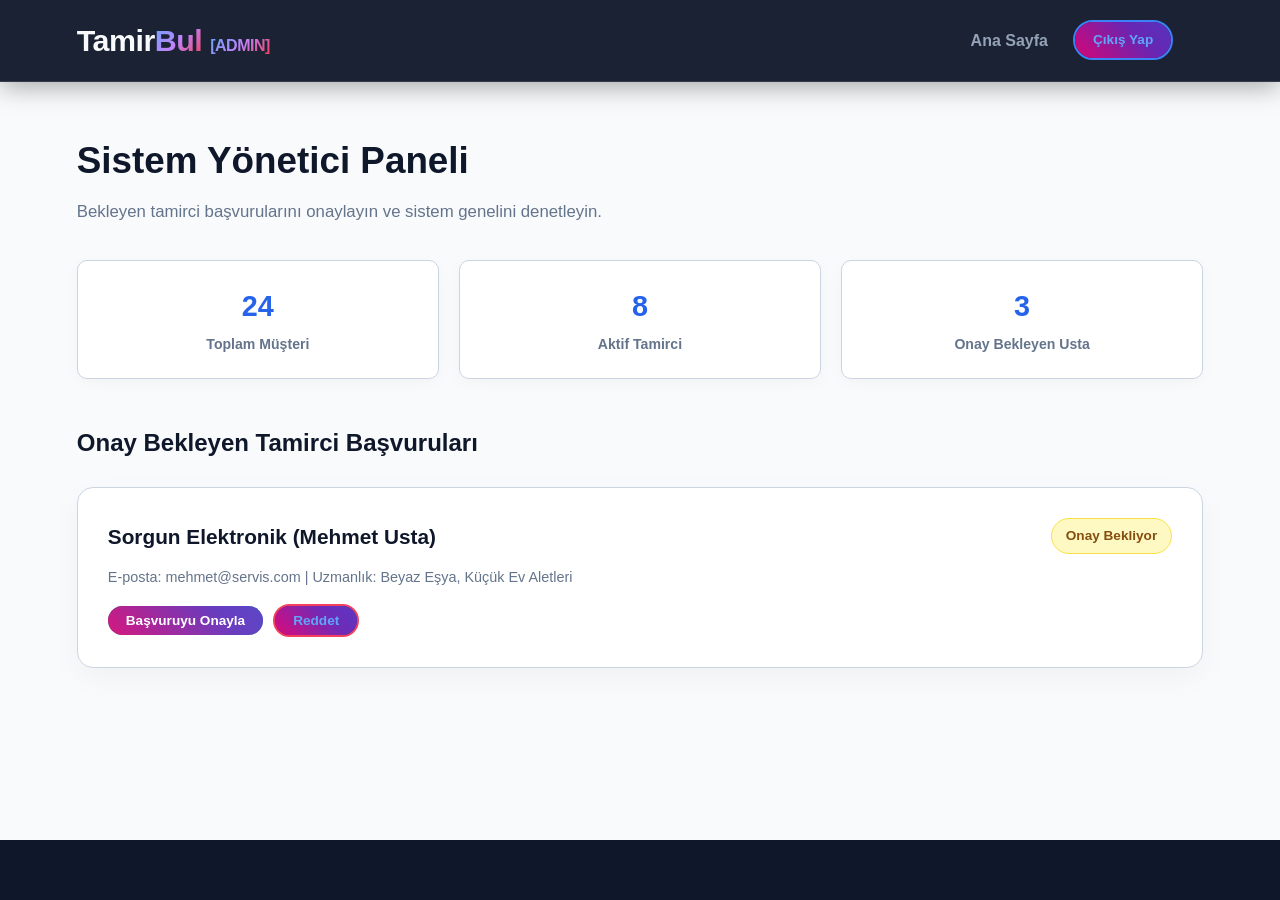
<file: 1 - 6 Ekim - HTML tasarim taslagi/TamirBul/admin-panel.html>
<!DOCTYPE html>
<html lang="tr">
<head>
    <meta charset="UTF-8">
    <meta name="viewport" content="width=device-width, initial-scale=1.0">
    <title>Yönetici Paneli - TamirBul</title>
    <link rel="stylesheet" href="css/style.css">
</head>
<body>

    <header class="navbar">
        <div class="container navbar-container">
            <a href="index.html" class="logo">
                <h1>Tamir<span>Bul</span> <span style="font-size: 1rem; color: #f43f5e;">[ADMIN]</span></h1>
            </a>
            <nav class="nav-menu">
                <ul>
                    <li><a href="index.html">Ana Sayfa</a></li>
                    <li><a href="giris.html" class="btn btn-sm btn-outline">Çıkış Yap</a></li>
                </ul>
            </nav>
        </div>
    </header>

    <section class="dashboard-section">
        <div class="container dashboard-container">
            <div class="dashboard-header">
                <h2>Sistem Yönetici Paneli</h2>
                <p>Bekleyen tamirci başvurularını onaylayın ve sistem genelini denetleyin.</p>
            </div>

            <div class="stats-grid">
                <div class="stat-card">
                    <h3>24</h3>
                    <p>Toplam Müşteri</p>
                </div>
                <div class="stat-card">
                    <h3>8</h3>
                    <p>Aktif Tamirci</p>
                </div>
                <div class="stat-card">
                    <h3>3</h3>
                    <p>Onay Bekleyen Usta</p>
                </div>
            </div>

            <h3 class="section-subtitle">Onay Bekleyen Tamirci Başvuruları</h3>
            <div class="requests-list">
                <div class="request-item">
                    <div class="request-header">
                        <span class="request-title"> Sorgun Elektronik (Mehmet Usta)</span>
                        <span class="status-badge pending">Onay Bekliyor</span>
                    </div>
                    <div class="request-meta">E-posta: mehmet@servis.com | Uzmanlık: Beyaz Eşya, Küçük Ev Aletleri</div>
                    <div class="offer-actions" style="gap: 10px; margin-top: 15px;">
                        <button class="btn btn-sm btn-secondary">Başvuruyu Onayla</button>
                        <button class="btn btn-sm btn-outline" style="border-color: #f43f5e; color: #f43f5e;">Reddet</button>
                    </div>
                </div>
            </div>
        </div>
    </section>

    <footer class="footer">
        <div class="container footer-container">
        </div>
    </footer>

    <script src="js/main.js"></script>
</body>
</html>
</file>
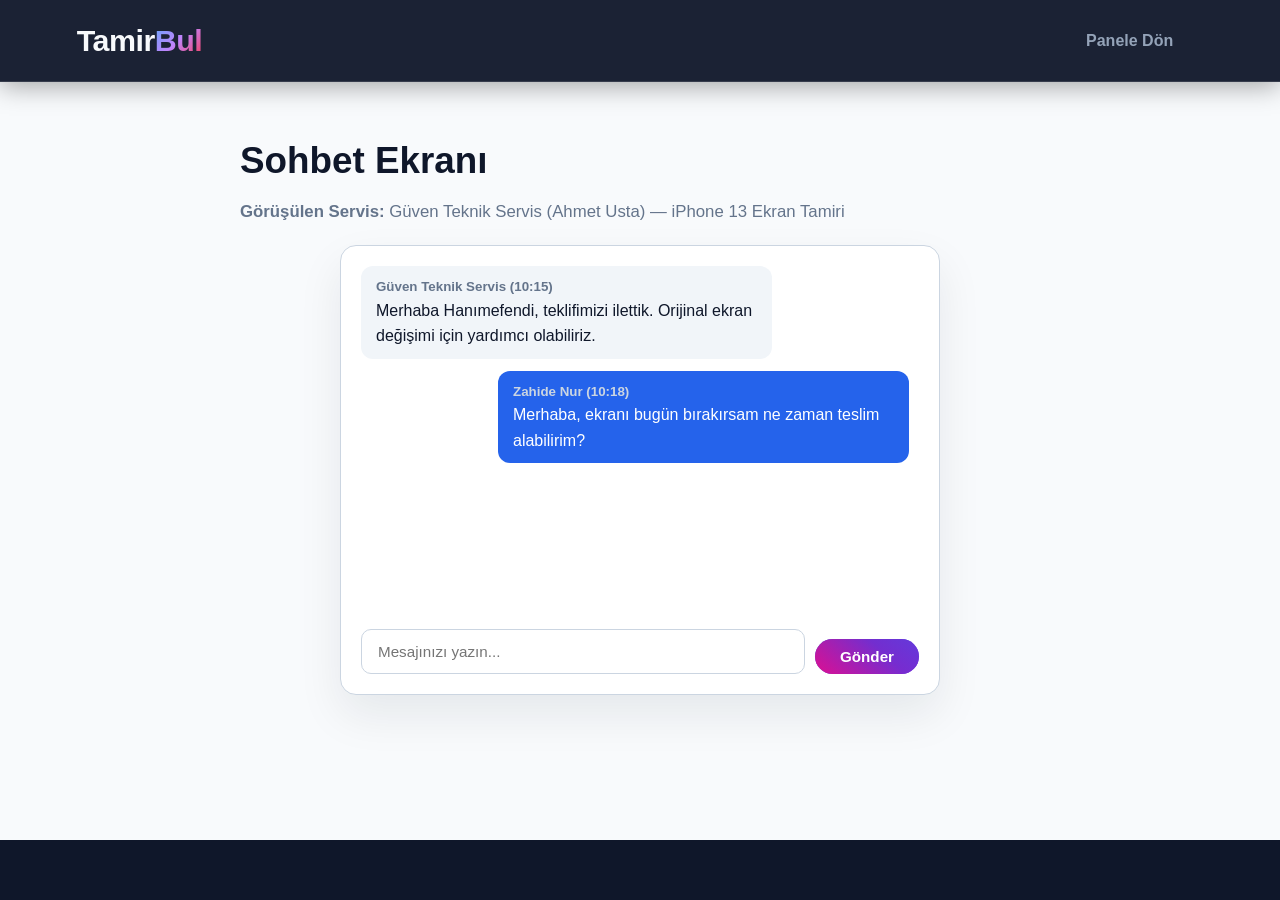
<file: 1 - 6 Ekim - HTML tasarim taslagi/TamirBul/chat.html>
<!DOCTYPE html>
<html lang="tr">
<head>
    <meta charset="UTF-8">
    <meta name="viewport" content="width=device-width, initial-scale=1.0">
    <title>Canlı Destek / Sohbet - TamirBul</title>
    <link rel="stylesheet" href="css/style.css">
</head>
<body>

    <header class="navbar">
        <div class="container navbar-container">
            <a href="index.html" class="logo">
                <h1>Tamir<span>Bul</span></h1>
            </a>
            <nav class="nav-menu">
                <ul>
                    <li><a href="musteri-paneli.html">Panele Dön</a></li>
                </ul>
            </nav>
        </div>
    </header>

    <section class="dashboard-section">
        <div class="container dashboard-container" style="max-width: 800px;">
            <div class="dashboard-header" style="margin-bottom: 20px;">
                <h2>Sohbet Ekranı</h2>
                <p><strong>Görüşülen Servis:</strong> Güven Teknik Servis (Ahmet Usta) —  iPhone 13 Ekran Tamiri</p>
            </div>

            <div class="auth-card" style="padding: 20px; display: flex; flex-direction: column; height: 450px; justify-content: space-between;">
          
                <div class="chat-messages" style="flex: 1; overflow-y: auto; display: flex; flex-direction: column; gap: 12px; padding-right: 10px;">
                    <div style="align-self: flex-start; background: #f1f5f9; padding: 10px 15px; border-radius: 12px; max-width: 75%;">
                        <small style="color: #64748b; display: block; font-weight: bold;">Güven Teknik Servis (10:15)</small>
                        Merhaba Hanımefendi, teklifimizi ilettik. Orijinal ekran değişimi için yardımcı olabiliriz.
                    </div>
                    <div style="align-self: flex-end; background: #2563eb; color: #fff; padding: 10px 15px; border-radius: 12px; max-width: 75%;">
                        <small style="color: #cbd5e1; display: block; font-weight: bold;">Zahide Nur (10:18)</small>
                        Merhaba, ekranı bugün bırakırsam ne zaman teslim alabilirim?
                    </div>
                </div>

                <form id="formChat" style="display: flex; gap: 10px; margin-top: 15px;">
                    <input type="text" placeholder="Mesajınızı yazın..." style="flex: 1; margin: 0;" required>
                    <button type="submit" class="btn btn-primary" style="width: auto; padding: 0 25px;">Gönder</button>
                </form>
            </div>
        </div>
    </section>

    <footer class="footer">
        <div class="container footer-container">
        </div>
    </footer>

    <script src="js/main.js"></script>
</body>
</html>
</file>
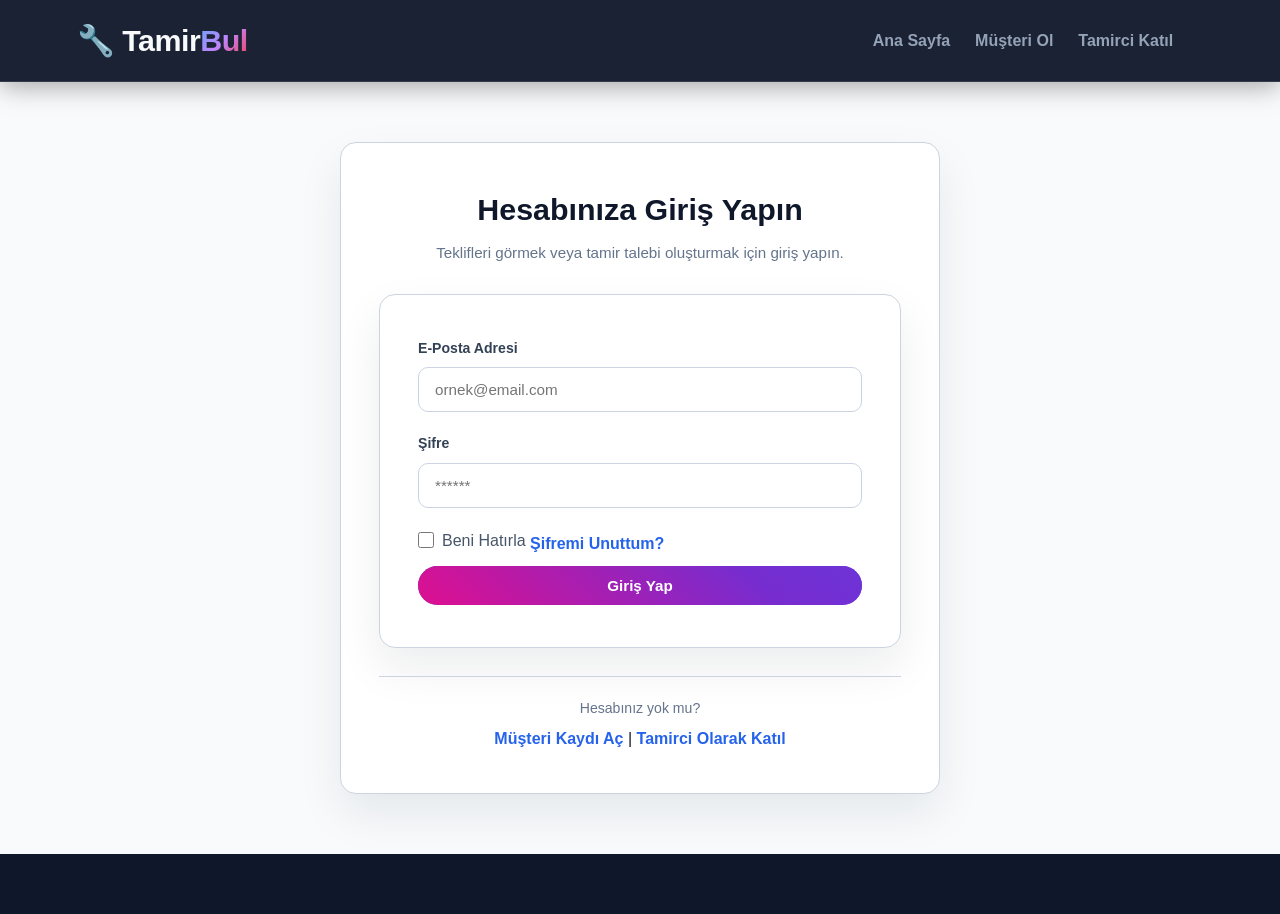
<file: 1 - 6 Ekim - HTML tasarim taslagi/TamirBul/giris.html>
<!DOCTYPE html>
<html lang="tr">
<head>
    <meta charset="UTF-8">
    <meta name="viewport" content="width=device-width, initial-scale=1.0">
    <title>Giriş Yap - TamirBul</title>
    
    <link rel="stylesheet" href="css/style.css">
</head>
<body>

    <header class="navbar">
        <div class="container navbar-container">
            <a href="index.html" class="logo">
                <h1>🔧 Tamir<span>Bul</span></h1>
            </a>
            <nav class="nav-menu">
                <ul>
                    <li><a href="index.html">Ana Sayfa</a></li>
                    <li><a href="musteri-kayit.html">Müşteri Ol</a></li>
                    <li><a href="tamirci-kayit.html">Tamirci Katıl</a></li>
                </ul>
            </nav>
        </div>
    </header>

    <section class="auth-section">
        <div class="container auth-container">
            <div class="auth-card">
                <h2>Hesabınıza Giriş Yapın</h2>
                <p class="auth-subtitle">Teklifleri görmek veya tamir talebi oluşturmak için giriş yapın.</p>

                <form id="formGiris" action="#" method="POST">
                    
                    <div class="form-group">
                        <label for="txtEposta">E-Posta Adresi</label>
                        <input 
                            type="email" 
                            id="txtEposta" 
                            name="eposta" 
                            placeholder="ornek@email.com" 
                            required>
                    </div>

                    <div class="form-group">
                        <label for="txtSifre">Şifre</label>
                        <input 
                            type="password" 
                            id="txtSifre" 
                            name="sifre" 
                            placeholder="******" 
                            required>
                    </div>

                    <div class="form-actions-row">
                        <label class="remember-me">
                            <input type="checkbox" id="chkBeniHatirla" name="beniHatirla">
                            <span>Beni Hatırla</span>
                        </label>
                        <a href="#" class="forgot-password">Şifremi Unuttum?</a>
                    </div>

                    <button type="submit" class="btn btn-primary btn-block" id="btnGirisYap">Giriş Yap</button>
                </form>

                <div class="auth-footer">
                    <p>Hesabınız yok mu?</p>
                    <div class="register-links">
                        <a href="musteri-kayit.html" class="link-primary">Müşteri Kaydı Aç</a>
                        <span>|</span>
                        <a href="tamirci-kayit.html" class="link-secondary">Tamirci Olarak Katıl</a>
                    </div>
                </div>

            </div>
        </div>
    </section>

    <footer class="footer">
        <div class="container footer-container">
        </div>
    </footer>

    <script src="js/main.js"></script>
</body>
</html>
</file>
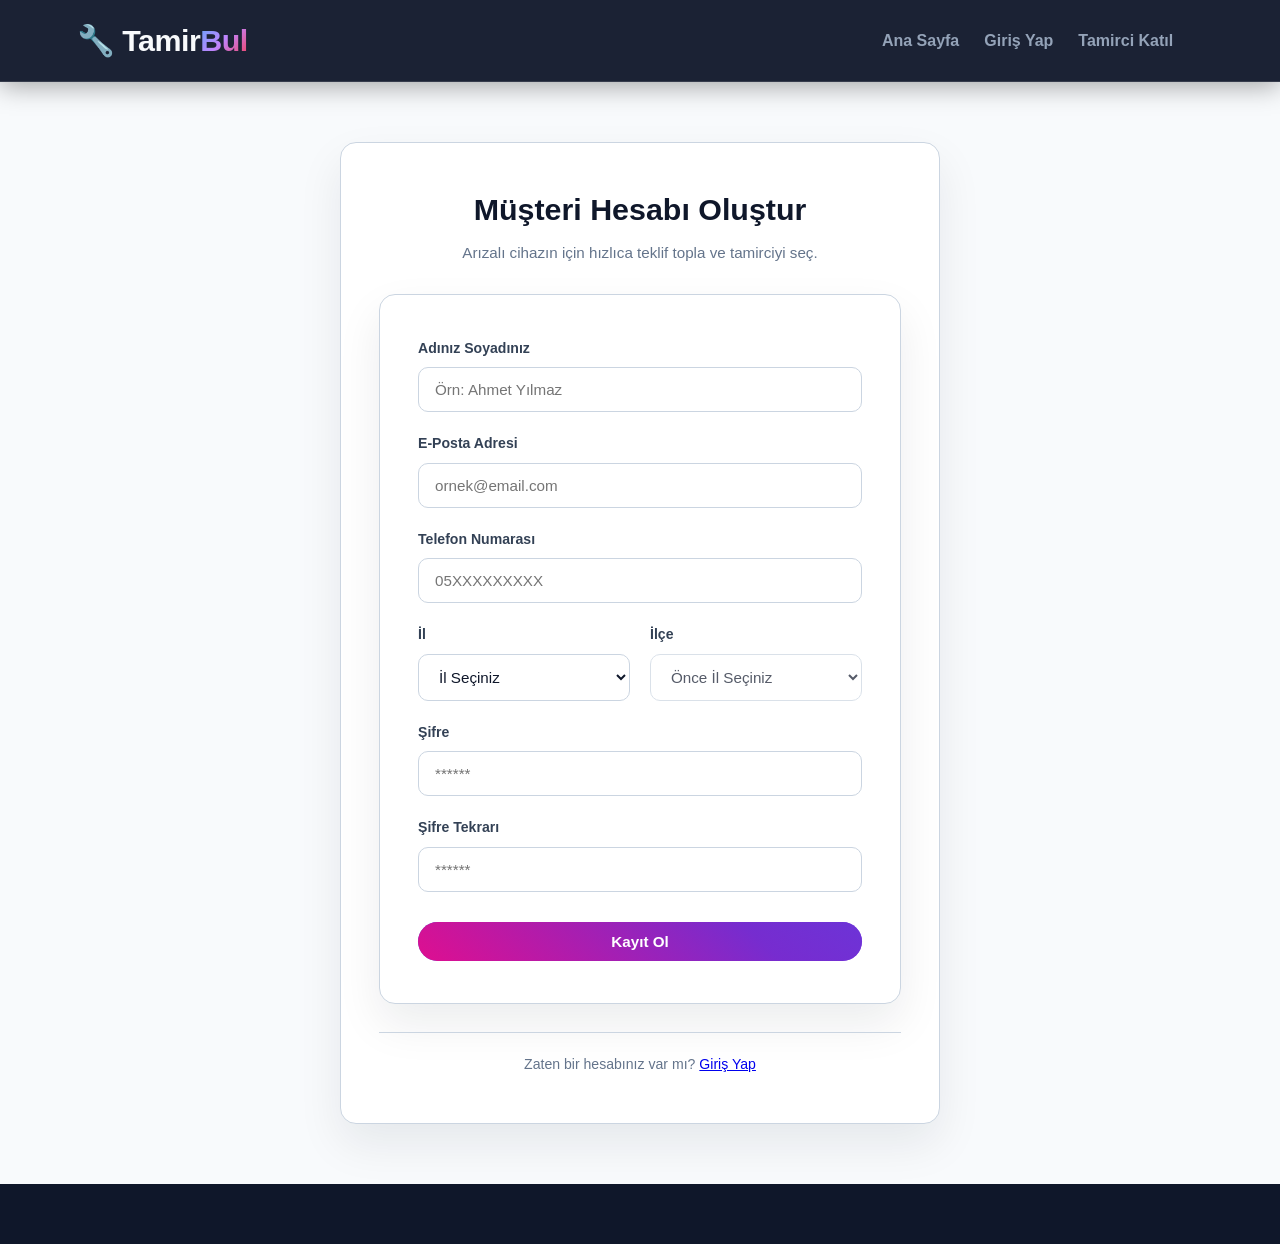
<file: 1 - 6 Ekim - HTML tasarim taslagi/TamirBul/musteri-kayit.html>
<!DOCTYPE html>
<html lang="tr">
<head>
    <meta charset="UTF-8">
    <meta name="viewport" content="width=device-width, initial-scale=1.0">
    <title>Müşteri Kaydı - TamirBul</title>
    
    <link rel="stylesheet" href="css/style.css">
</head>
<body>

    <header class="navbar">
        <div class="container navbar-container">
            <a href="index.html" class="logo">
                <h1>🔧 Tamir<span>Bul</span></h1>
            </a>
            <nav class="nav-menu">
                <ul>
                    <li><a href="index.html">Ana Sayfa</a></li>
                    <li><a href="giris.html">Giriş Yap</a></li>
                    <li><a href="tamirci-kayit.html">Tamirci Katıl</a></li>
                </ul>
            </nav>
        </div>
    </header>

    <section class="auth-section">
        <div class="container auth-container">
            <div class="auth-card">
                <h2>Müşteri Hesabı Oluştur</h2>
                <p class="auth-subtitle">Arızalı cihazın için hızlıca teklif topla ve tamirciyi seç.</p>

                <form id="formMusteriKayit" action="#" method="POST">
                    
                    <div class="form-group">
                        <label for="txtAdSoyad">Adınız Soyadınız</label>
                        <input 
                            type="text" 
                            id="txtAdSoyad" 
                            name="ad_soyad" 
                            placeholder="Örn: Ahmet Yılmaz" 
                            required>
                    </div>

                    <div class="form-group">
                        <label for="txtEposta">E-Posta Adresi</label>
                        <input 
                            type="email" 
                            id="txtEposta" 
                            name="eposta" 
                            placeholder="ornek@email.com" 
                            required>
                    </div>

                    <div class="form-group">
                        <label for="txtTelefon">Telefon Numarası</label>
                        <input 
                            type="tel" 
                            id="txtTelefon" 
                            name="telefon" 
                            placeholder="05XXXXXXXXX" 
                            required>
                    </div>

                    <div class="form-row">
                        <div class="form-group">
                            <label for="cmbIl">İl</label>
                            <select id="cmbIl" name="il_id" required>
                                <option value="">İl Seçiniz</option>
                                <option value="1">Adana</option>
                                <option value="6">Ankara</option>
                                <option value="7">Antalya</option>
                                <option value="16">Bursa</option>
                                <option value="34">İstanbul</option>
                                <option value="35">İzmir</option>
                                <option value="38">Kayseri</option>
                                <option value="46">Kahramanmaraş</option>
                                <option value="66">Yozgat</option>
                            </select>
                        </div>
                        <div class="form-group">
                            <label for="cmbIlce">İlçe</label>
                            <select id="cmbIlce" name="ilce_id" required disabled>
                                <option value="">Önce İl Seçiniz</option>
                            </select>
                        </div>
                    </div>

                    <div class="form-group">
                        <label for="txtSifre">Şifre</label>
                        <input 
                            type="password" 
                            id="txtSifre" 
                            name="sifre" 
                            placeholder="******" 
                            required>
                    </div>

                    <div class="form-group">
                        <label for="txtSifreTekrar">Şifre Tekrarı</label>
                        <input 
                            type="password" 
                            id="txtSifreTekrar" 
                            name="sifreTekrar" 
                            placeholder="******" 
                            required>
                    </div>

                    <button type="submit" class="btn btn-primary btn-block" id="btnMusteriKayitOl">Kayıt Ol</button>
                </form>

                <div class="auth-footer">
                    <p>Zaten bir hesabınız var mı? <a href="giris.html" class="link-primary">Giriş Yap</a></p>
                </div>

            </div>
        </div>
    </section>

    <footer class="footer">
        <div class="container footer-container">
        </div>
    </footer>

    <script src="js/main.js"></script>
</body>
</html>
</file>
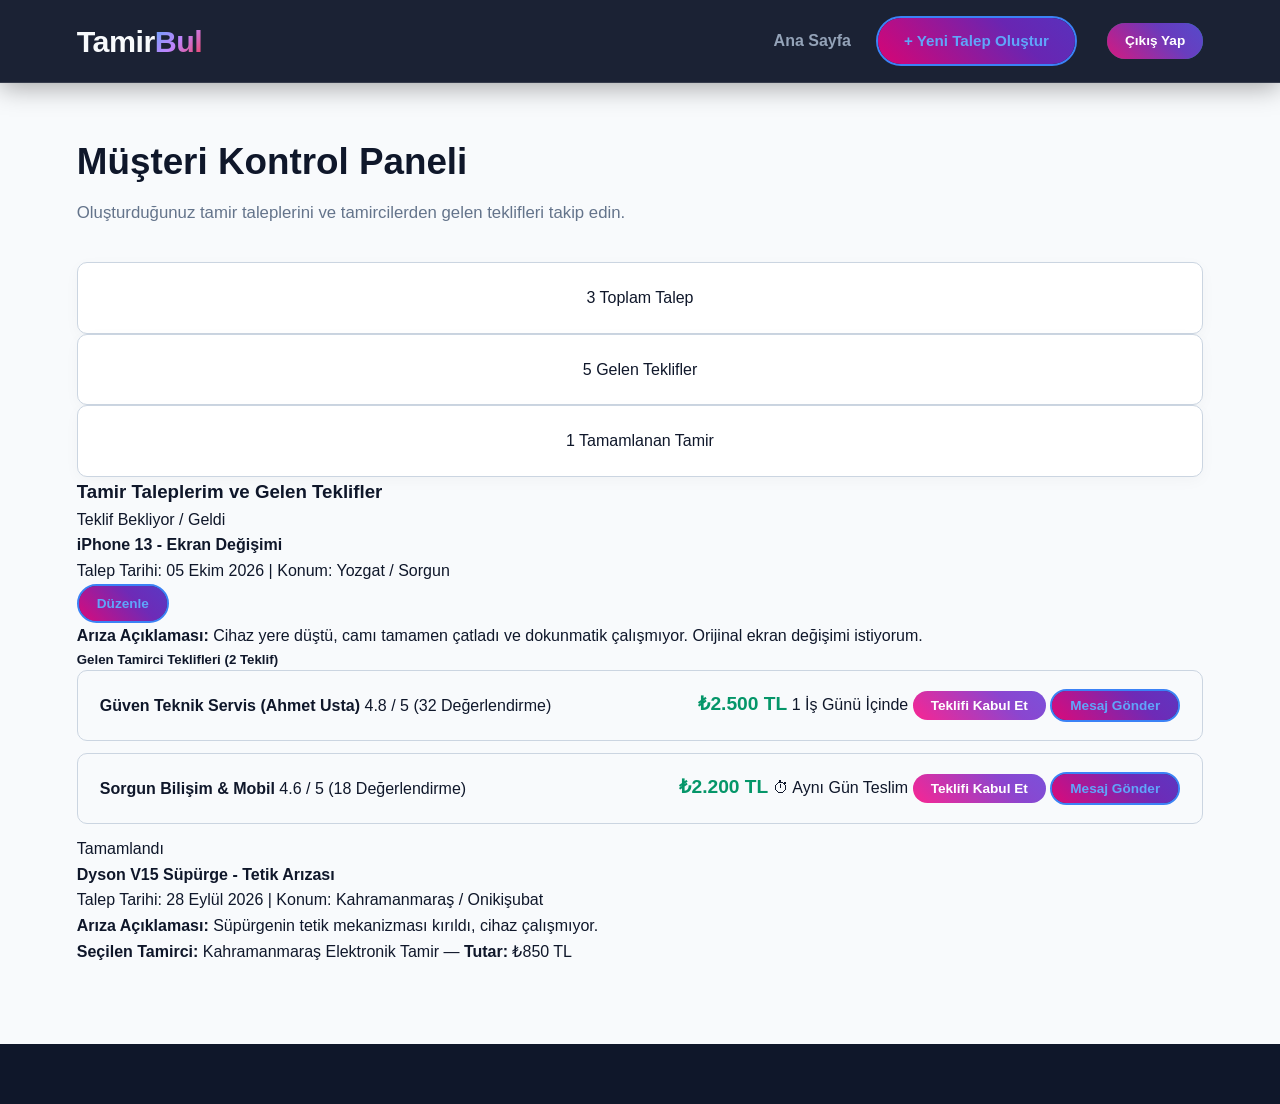
<file: 1 - 6 Ekim - HTML tasarim taslagi/TamirBul/musteri-paneli.html>
<!DOCTYPE html>
<html lang="tr">
<head>
    <meta charset="UTF-8">
    <meta name="viewport" content="width=device-width, initial-scale=1.0">
    <title>Müşteri Paneli - TamirBul</title>
    
    <link rel="stylesheet" href="css/style.css">
</head>
<body>

    <header class="navbar">
        <div class="container navbar-container">
            <a href="index.html" class="logo">
                <h1> Tamir<span>Bul</span></h1>
            </a>
            <nav class="nav-menu">
                <ul>
                    <li><a href="index.html">Ana Sayfa</a></li>
                    <li><a href="talep-olustur.html" class="btn btn-outline">+ Yeni Talep Oluştur</a></li>
                </ul>
            </nav>
            <div class="user-profile-menu">
                <span class="user-name"></span>
                <a href="giris.html" class="btn btn-sm btn-secondary">Çıkış Yap</a>
            </div>
        </div>
    </header>

    <section class="dashboard-section">
        <div class="container dashboard-container">
            
            <div class="dashboard-header">
                <h2>Müşteri Kontrol Paneli</h2>
                <p>Oluşturduğunuz tamir taleplerini ve tamircilerden gelen teklifleri takip edin.</p>
            </div>

            <div class="stats-cards-grid">
                <div class="stat-card">
                    <span class="stat-number">3</span>
                    <span class="stat-label">Toplam Talep</span>
                </div>
                <div class="stat-card highlight">
                    <span class="stat-number">5</span>
                    <span class="stat-label">Gelen Teklifler</span>
                </div>
                <div class="stat-card success">
                    <span class="stat-number">1</span>
                    <span class="stat-label">Tamamlanan Tamir</span>
                </div>
            </div>

            <div class="dashboard-content">
                <h3 class="content-title">Tamir Taleplerim ve Gelen Teklifler</h3>

                <div class="request-item-card">
                    <div class="request-item-header">
                        <div class="request-info">
                            <span class="badge badge-warning">Teklif Bekliyor / Geldi</span>
                            <h4> iPhone 13 - Ekran Değişimi</h4>
                            <p class="request-date">Talep Tarihi: 05 Ekim 2026 | Konum: Yozgat / Sorgun</p>
                        </div>
                        <a href="talep-olustur.html" class="btn btn-sm btn-outline">Düzenle</a>
                    </div>
                    
                    <div class="request-item-body">
                        <p><strong>Arıza Açıklaması:</strong> Cihaz yere düştü, camı tamamen çatladı ve dokunmatik çalışmıyor. Orijinal ekran değişimi istiyorum.</p>
                    </div>

                    <div class="offers-subpanel">
                        <h5>Gelen Tamirci Teklifleri (2 Teklif)</h5>

                        <div class="offer-card">
                            <div class="offer-mechanic-info">
                                <strong> Güven Teknik Servis (Ahmet Usta)</strong>
                                <span class="rating"> 4.8 / 5 (32 Değerlendirme)</span>
                            </div>
                            <div class="offer-details">
                                <span class="offer-price">₺2.500 TL</span>
                                <span class="offer-duration"> 1 İş Günü İçinde</span>
                                <button class="btn btn-sm btn-success">Teklifi Kabul Et</button>
                                <button class="btn btn-sm btn-outline">Mesaj Gönder</button>
                            </div>
                        </div>

                        <div class="offer-card">
                            <div class="offer-mechanic-info">
                                <strong> Sorgun Bilişim & Mobil</strong>
                                <span class="rating"> 4.6 / 5 (18 Değerlendirme)</span>
                            </div>
                            <div class="offer-details">
                                <span class="offer-price">₺2.200 TL</span>
                                <span class="offer-duration">⏱ Aynı Gün Teslim</span>
                                <button class="btn btn-sm btn-success">Teklifi Kabul Et</button>
                                <button class="btn btn-sm btn-outline">Mesaj Gönder</button>
                            </div>
                        </div>
                    </div>
                </div>

                <div class="request-item-card">
                    <div class="request-item-header">
                        <div class="request-info">
                            <span class="badge badge-success">Tamamlandı</span>
                            <h4> Dyson V15 Süpürge - Tetik Arızası</h4>
                            <p class="request-date">Talep Tarihi: 28 Eylül 2026 | Konum: Kahramanmaraş / Onikişubat</p>
                        </div>
                    </div>
                    <div class="request-item-body">
                        <p><strong>Arıza Açıklaması:</strong> Süpürgenin tetik mekanizması kırıldı, cihaz çalışmıyor.</p>
                        <p class="completed-note"><strong>Seçilen Tamirci:</strong> Kahramanmaraş Elektronik Tamir — <strong>Tutar:</strong> ₺850 TL</p>
                    </div>
                </div>

            </div>
        </div>
    </section>

    <footer class="footer">
        <div class="container footer-container">
        </div>
    </footer>

    <script src="js/main.js"></script>
</body>
</html>
</file>
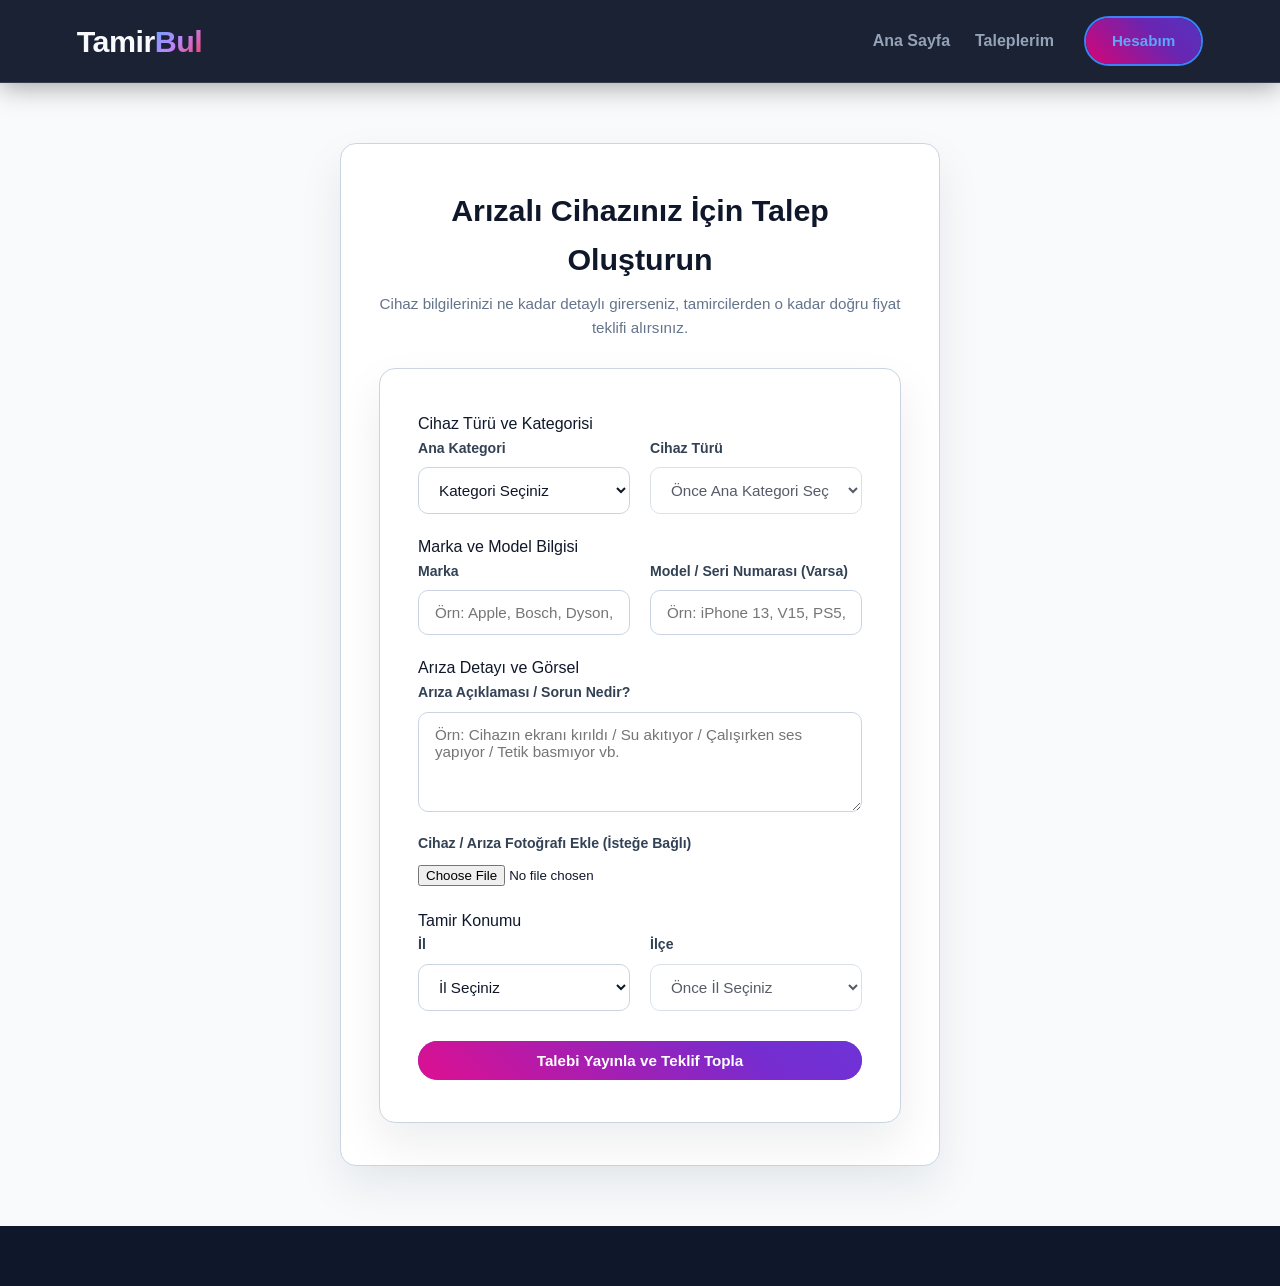
<file: 1 - 6 Ekim - HTML tasarim taslagi/TamirBul/talep-olustur.html>
<!DOCTYPE html>
<html lang="tr">
<head>
    <meta charset="UTF-8">
    <meta name="viewport" content="width=device-width, initial-scale=1.0">
    <title>Tamir Talebi Oluştur - TamirBul</title>
    
    <link rel="stylesheet" href="css/style.css">
</head>
<body>

    <header class="navbar">
        <div class="container navbar-container">
            <a href="index.html" class="logo">
                <h1> Tamir<span>Bul</span></h1>
            </a>
            <nav class="nav-menu">
                <ul>
                    <li><a href="index.html">Ana Sayfa</a></li>
                    <li><a href="musteri-paneli.html">Taleplerim</a></li>
                </ul>
            </nav>
            <div class="auth-buttons">
                <a href="musteri-paneli.html" class="btn btn-outline">Hesabım</a>
            </div>
        </div>
    </header>

    <section class="request-section">
        <div class="container request-container">
            <div class="request-card">
                <h2>Arızalı Cihazınız İçin Talep Oluşturun</h2>
                <p class="request-subtitle">Cihaz bilgilerinizi ne kadar detaylı girerseniz, tamircilerden o kadar doğru fiyat teklifi alırsınız.</p>

                <form id="formTalepOlustur" action="#" method="POST" enctype="multipart/form-data">
                    
                    <div class="form-section-title">Cihaz Türü ve Kategorisi</div>
                    
                    <div class="form-row">
                        <div class="form-group">
                            <label for="cmbAnaKategori">Ana Kategori</label>
                            <select id="cmbAnaKategori" name="ana_kategori_id" required>
                                <option value="">Kategori Seçiniz</option>
                                <option value="1"> Mobil & Bilişim (Telefon, Laptop, Tablet)</option>
                                <option value="2"> Beyaz Eşya (Çamaşır, Bulaşık, Buzdolabı)</option>
                                <option value="3"> Küçük Ev Aletleri (Süpürge, Kahve Mak.)</option>
                                <option value="4"> TV & Ses Sistemleri (Televizyon, Amfi)</option>
                                <option value="5"> Oyun Konsolları (PS, Xbox, Kol)</option>
                                <option value="6"> Diğer Elektronikler & Kart Tamiri</option>
                            </select>
                        </div>

                        <div class="form-group">
                            <label for="cmbCihazTuru">Cihaz Türü</label>
                            <select id="cmbCihazTuru" name="cihaz_turu_id" required disabled>
                                <option value="">Önce Ana Kategori Seçiniz</option>
                            </select>
                        </div>
                    </div>

                    <div class="form-section-title"> Marka ve Model Bilgisi</div>
                    
                    <div class="form-row">
                        <div class="form-group">
                            <label for="txtMarka">Marka</label>
                            <input 
                                type="text" 
                                id="txtMarka" 
                                name="marka" 
                                placeholder="Örn: Apple, Bosch, Dyson, Sony, Samsung" 
                                required>
                        </div>
                        <div class="form-group">
                            <label for="txtModel">Model / Seri Numarası (Varsa)</label>
                            <input 
                                type="text" 
                                id="txtModel" 
                                name="model" 
                                placeholder="Örn: iPhone 13, V15, PS5, Series 6">
                        </div>
                    </div>

                    <div class="form-section-title"> Arıza Detayı ve Görsel</div>

                    <div class="form-group">
                        <label for="txtArizaAciklamasi">Arıza Açıklaması / Sorun Nedir?</label>
                        <textarea 
                            id="txtArizaAciklamasi" 
                            name="ariza_aciklamasi" 
                            rows="4" 
                            placeholder="Örn: Cihazın ekranı kırıldı / Su akıtıyor / Çalışırken ses yapıyor / Tetik basmıyor vb." 
                            required></textarea>
                    </div>

                    <div class="form-group">
                        <label for="fileCihazResmi">Cihaz / Arıza Fotoğrafı Ekle (İsteğe Bağlı)</label>
                        <input 
                            type="file" 
                            id="fileCihazResmi" 
                            name="cihaz_resmi" 
                            accept="image/*">
                        
                    </div>

                    <div class="form-section-title"> Tamir Konumu </div>

                    <div class="form-row">
                        <div class="form-group">
                            <label for="cmbIl">İl</label>
                            <select id="cmbIl" name="il_id" required>
                                <option value="">İl Seçiniz</option>
                                <option value="1">Adana</option>
                                <option value="6">Ankara</option>
                                <option value="7">Antalya</option>
                                <option value="16">Bursa</option>
                                <option value="34">İstanbul</option>
                                <option value="35">İzmir</option>
                                <option value="38">Kayseri</option>
                                <option value="46">Kahramanmaraş</option>
                                <option value="66">Yozgat</option>
                            </select>
                        </div>
                        <div class="form-group">
                            <label for="cmbIlce">İlçe</label>
                            <select id="cmbIlce" name="ilce_id" required disabled>
                                <option value="">Önce İl Seçiniz</option>
                            </select>
                        </div>
                    </div>

                    <button type="submit" class="btn btn-primary btn-block" id="btnTalepOlusturSubmit">Talebi Yayınla ve Teklif Topla</button>

                </form>
            </div>
        </div>
    </section>

    <footer class="footer">
        <div class="container footer-container">
        </div>
    </footer>

    <script src="js/main.js"></script>
</body>
</html>
</file>
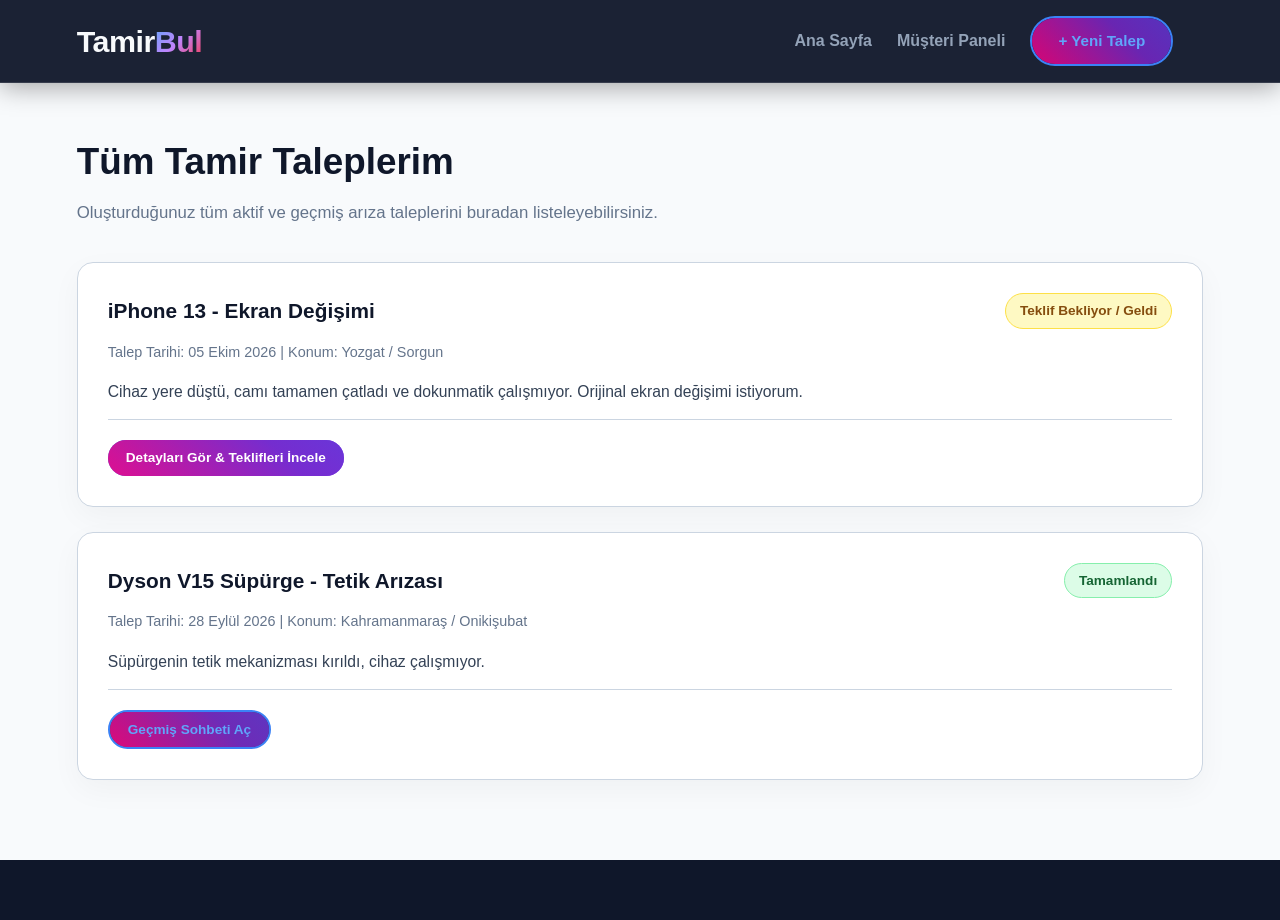
<file: 1 - 6 Ekim - HTML tasarim taslagi/TamirBul/taleplerim.html>
<!DOCTYPE html>
<html lang="tr">
<head>
    <meta charset="UTF-8">
    <meta name="viewport" content="width=device-width, initial-scale=1.0">
    <title>Taleplerim - TamirBul</title>
    <link rel="stylesheet" href="css/style.css">
</head>
<body>

    <header class="navbar">
        <div class="container navbar-container">
            <a href="index.html" class="logo">
                <h1>Tamir<span>Bul</span></h1>
            </a>
            <nav class="nav-menu">
                <ul>
                    <li><a href="index.html">Ana Sayfa</a></li>
                    <li><a href="musteri-paneli.html">Müşteri Paneli</a></li>
                    <li><a href="talep-olustur.html" class="btn btn-outline">+ Yeni Talep</a></li>
                </ul>
            </nav>
        </div>
    </header>

    <section class="dashboard-section">
        <div class="container dashboard-container">
            <div class="dashboard-header">
                <h2>Tüm Tamir Taleplerim</h2>
                <p>Oluşturduğunuz tüm aktif ve geçmiş arıza taleplerini buradan listeleyebilirsiniz.</p>
            </div>

            <div class="requests-list">
                <div class="request-item">
                    <div class="request-header">
                        <span class="request-title"> iPhone 13 - Ekran Değişimi</span>
                        <span class="status-badge pending">Teklif Bekliyor / Geldi</span>
                    </div>
                    <div class="request-meta">Talep Tarihi: 05 Ekim 2026 | Konum: Yozgat / Sorgun</div>
                    <div class="request-desc">Cihaz yere düştü, camı tamamen çatladı ve dokunmatik çalışmıyor. Orijinal ekran değişimi istiyorum.</div>
                    <div class="offer-actions">
                        <a href="talep-detay.html" class="btn btn-sm btn-primary">Detayları Gör & Teklifleri İncele</a>
                    </div>
                </div>

                <div class="request-item">
                    <div class="request-header">
                        <span class="request-title"> Dyson V15 Süpürge - Tetik Arızası</span>
                        <span class="status-badge completed">Tamamlandı</span>
                    </div>
                    <div class="request-meta">Talep Tarihi: 28 Eylül 2026 | Konum: Kahramanmaraş / Onikişubat</div>
                    <div class="request-desc">Süpürgenin tetik mekanizması kırıldı, cihaz çalışmıyor.</div>
                    <div class="offer-actions">
                        <a href="chat.html" class="btn btn-sm btn-outline">Geçmiş Sohbeti Aç</a>
                    </div>
                </div>
            </div>
        </div>
    </section>

    <footer class="footer">
        <div class="container footer-container">
        </div>
    </footer>

    <script src="js/main.js"></script>
</body>
</html>
</file>
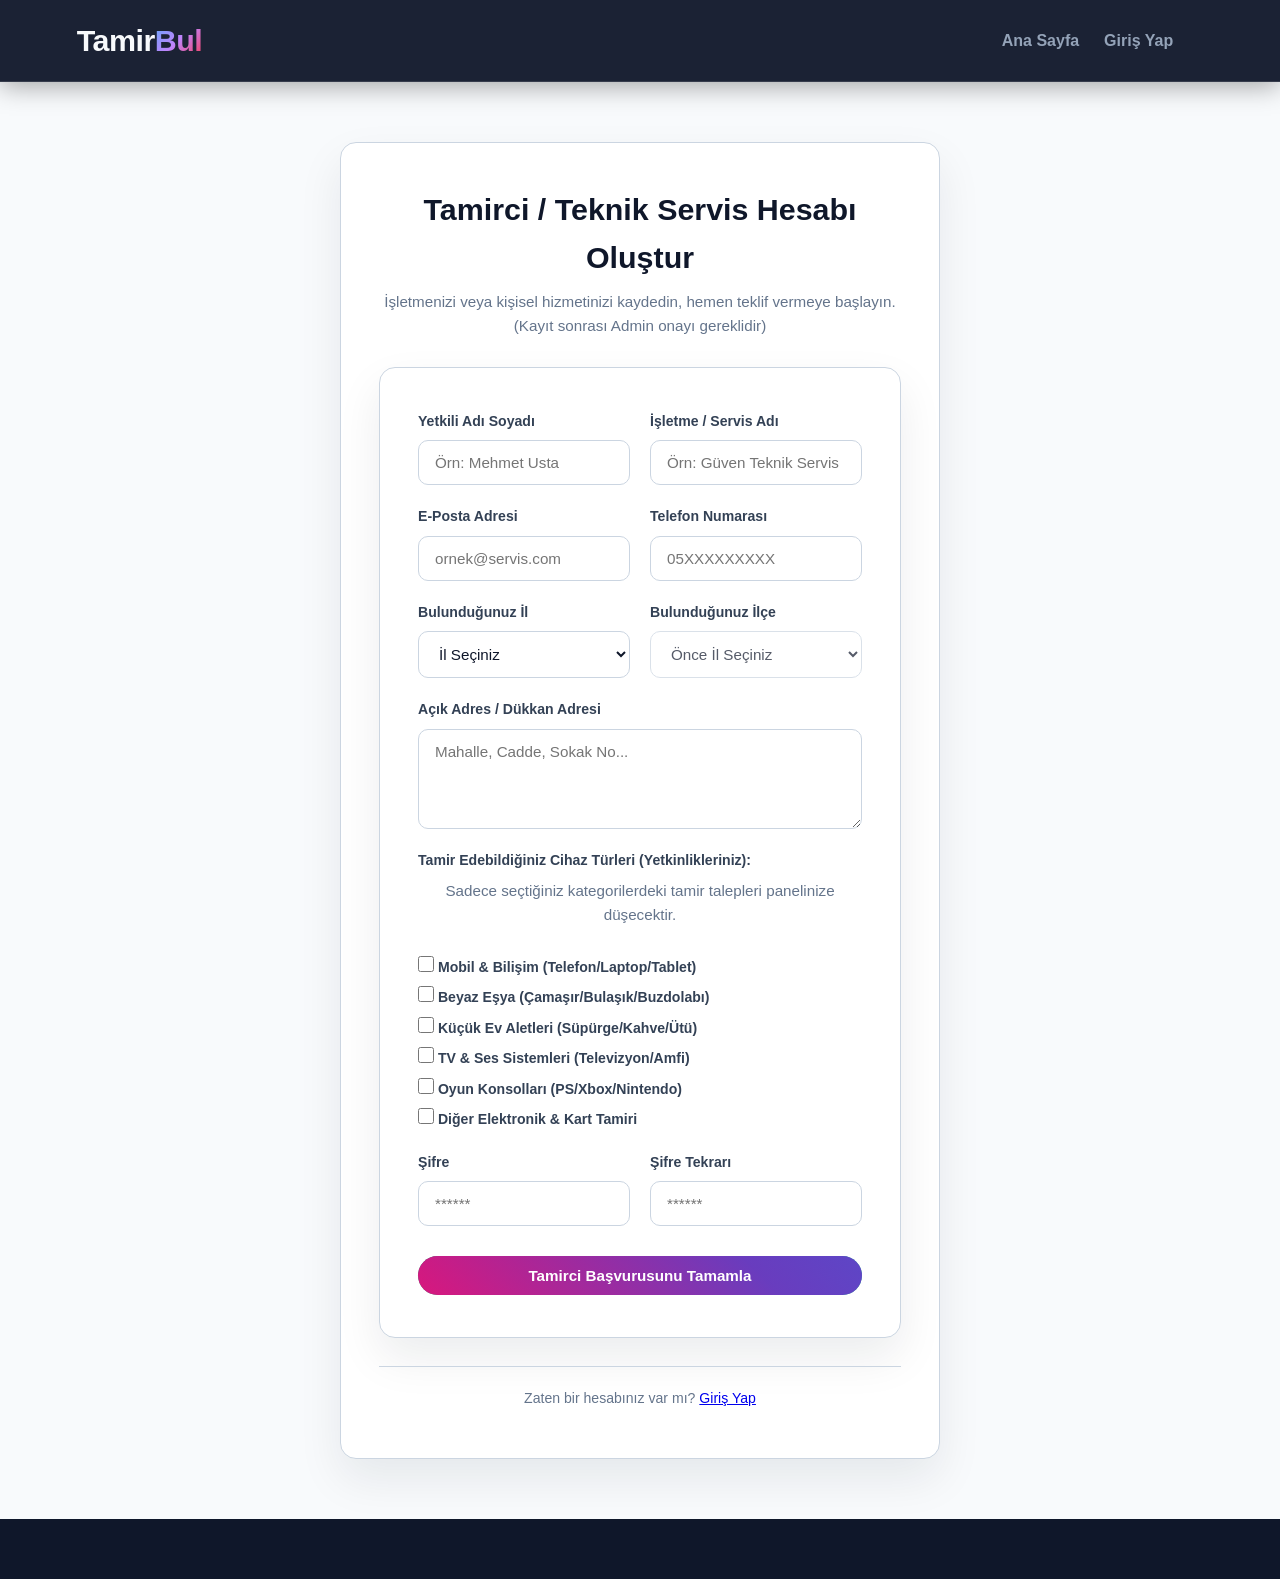
<file: 1 - 6 Ekim - HTML tasarim taslagi/TamirBul/tamirci-kayit.html>
<!DOCTYPE html>
<html lang="tr">
<head>
    <meta charset="UTF-8">
    <meta name="viewport" content="width=device-width, initial-scale=1.0">
    <title>Tamirci Kaydı - TamirBul</title>
    
    <link rel="stylesheet" href="css/style.css">
</head>
<body>

    <header class="navbar">
        <div class="container navbar-container">
            <a href="index.html" class="logo">
                <h1> Tamir<span>Bul</span></h1>
            </a>
            <nav class="nav-menu">
                <ul>
                    <li><a href="index.html">Ana Sayfa</a></li>
                    <li><a href="giris.html">Giriş Yap</a></li>
                </ul>
            </nav>
        </div>
    </header>

    <section class="auth-section">
        <div class="container auth-container">
            <div class="auth-card auth-card-wide">
                <h2>Tamirci / Teknik Servis Hesabı Oluştur</h2>
                <p class="auth-subtitle">İşletmenizi veya kişisel hizmetinizi kaydedin, hemen teklif vermeye başlayın. (Kayıt sonrası Admin onayı gereklidir)</p>

                <form id="formTamirciKayit" action="#" method="POST">
                    
                    <div class="form-row">
                        <div class="form-group">
                            <label for="txtAdSoyad">Yetkili Adı Soyadı</label>
                            <input 
                                type="text" 
                                id="txtAdSoyad" 
                                name="ad_soyad" 
                                placeholder="Örn: Mehmet Usta" 
                                required>
                        </div>
                        <div class="form-group">
                            <label for="txtIsletmeAdi">İşletme / Servis Adı</label>
                            <input 
                                type="text" 
                                id="txtIsletmeAdi" 
                                name="isletme_adi" 
                                placeholder="Örn: Güven Teknik Servis" 
                                required>
                        </div>
                    </div>

                    <div class="form-row">
                        <div class="form-group">
                            <label for="txtEposta">E-Posta Adresi</label>
                            <input 
                                type="email" 
                                id="txtEposta" 
                                name="eposta" 
                                placeholder="ornek@servis.com" 
                                required>
                        </div>
                        <div class="form-group">
                            <label for="txtTelefon">Telefon Numarası</label>
                            <input 
                                type="tel" 
                                id="txtTelefon" 
                                name="telefon" 
                                placeholder="05XXXXXXXXX" 
                                required>
                        </div>
                    </div>

                    <div class="form-row">
                        <div class="form-group">
                            <label for="cmbIl">Bulunduğunuz İl</label>
                            <select id="cmbIl" name="il_id" required>
                                <option value="">İl Seçiniz</option>
                                <option value="1">Adana</option>
                                <option value="6">Ankara</option>
                                <option value="7">Antalya</option>
                                <option value="16">Bursa</option>
                                <option value="34">İstanbul</option>
                                <option value="35">İzmir</option>
                                <option value="38">Kayseri</option>
                                <option value="46">Kahramanmaraş</option>
                                <option value="66">Yozgat</option>
                            </select>
                        </div>
                        <div class="form-group">
                            <label for="cmbIlce">Bulunduğunuz İlçe</label>
                            <select id="cmbIlce" name="ilce_id" required disabled>
                                <option value="">Önce İl Seçiniz</option>
                            </select>
                        </div>
                    </div>

                    <div class="form-group">
                        <label for="txtAcikAdres">Açık Adres / Dükkan Adresi</label>
                        <textarea id="txtAcikAdres" name="adres" rows="2" placeholder="Mahalle, Cadde, Sokak No..."></textarea>
                    </div>

                    <div class="form-group">
                        <label class="section-label"><strong>Tamir Edebildiğiniz Cihaz Türleri (Yetkinlikleriniz):</strong></label>
                        <p class="form-help">Sadece seçtiğiniz kategorilerdeki tamir talepleri panelinize düşecektir.</p>
                        
                        <div class="competencies-grid">
                            <label class="checkbox-card">
                                <input type="checkbox" name="yetkinlikler[]" value="mobil_bilisim">
                                <span> Mobil & Bilişim (Telefon/Laptop/Tablet)</span>
                            </label>

                            <label class="checkbox-card">
                                <input type="checkbox" name="yetkinlikler[]" value="beyaz_esya">
                                <span>Beyaz Eşya (Çamaşır/Bulaşık/Buzdolabı)</span>
                            </label>

                            <label class="checkbox-card">
                                <input type="checkbox" name="yetkinlikler[]" value="kucuk_ev_aleti">
                                <span> Küçük Ev Aletleri (Süpürge/Kahve/Ütü)</span>
                            </label>

                            <label class="checkbox-card">
                                <input type="checkbox" name="yetkinlikler[]" value="tv_goruntu">
                                <span> TV & Ses Sistemleri (Televizyon/Amfi)</span>
                            </label>

                            <label class="checkbox-card">
                                <input type="checkbox" name="yetkinlikler[]" value="oyun_konsol">
                                <span> Oyun Konsolları (PS/Xbox/Nintendo)</span>
                            </label>

                            <label class="checkbox-card">
                                <input type="checkbox" name="yetkinlikler[]" value="diger_elektronik">
                                <span> Diğer Elektronik & Kart Tamiri</span>
                            </label>
                        </div>
                    </div>

                    <div class="form-row">
                        <div class="form-group">
                            <label for="txtSifre">Şifre</label>
                            <input 
                                type="password" 
                                id="txtSifre" 
                                name="sifre" 
                                placeholder="******" 
                                required>
                        </div>
                        <div class="form-group">
                            <label for="txtSifreTekrar">Şifre Tekrarı</label>
                            <input 
                                type="password" 
                                id="txtSifreTekrar" 
                                name="sifreTekrar" 
                                placeholder="******" 
                                required>
                        </div>
                    </div>

                    <button type="submit" class="btn btn-secondary btn-block" id="btnTamirciKayitOl">Tamirci Başvurusunu Tamamla</button>
                </form>

                <div class="auth-footer">
                    <p>Zaten bir hesabınız var mı? <a href="giris.html" class="link-secondary">Giriş Yap</a></p>
                </div>

            </div>
        </div>
    </section>

    <footer class="footer">
        <div class="container footer-container">
        </div>
    </footer>

    <script src="js/main.js"></script>
</body>
</html>
</file>
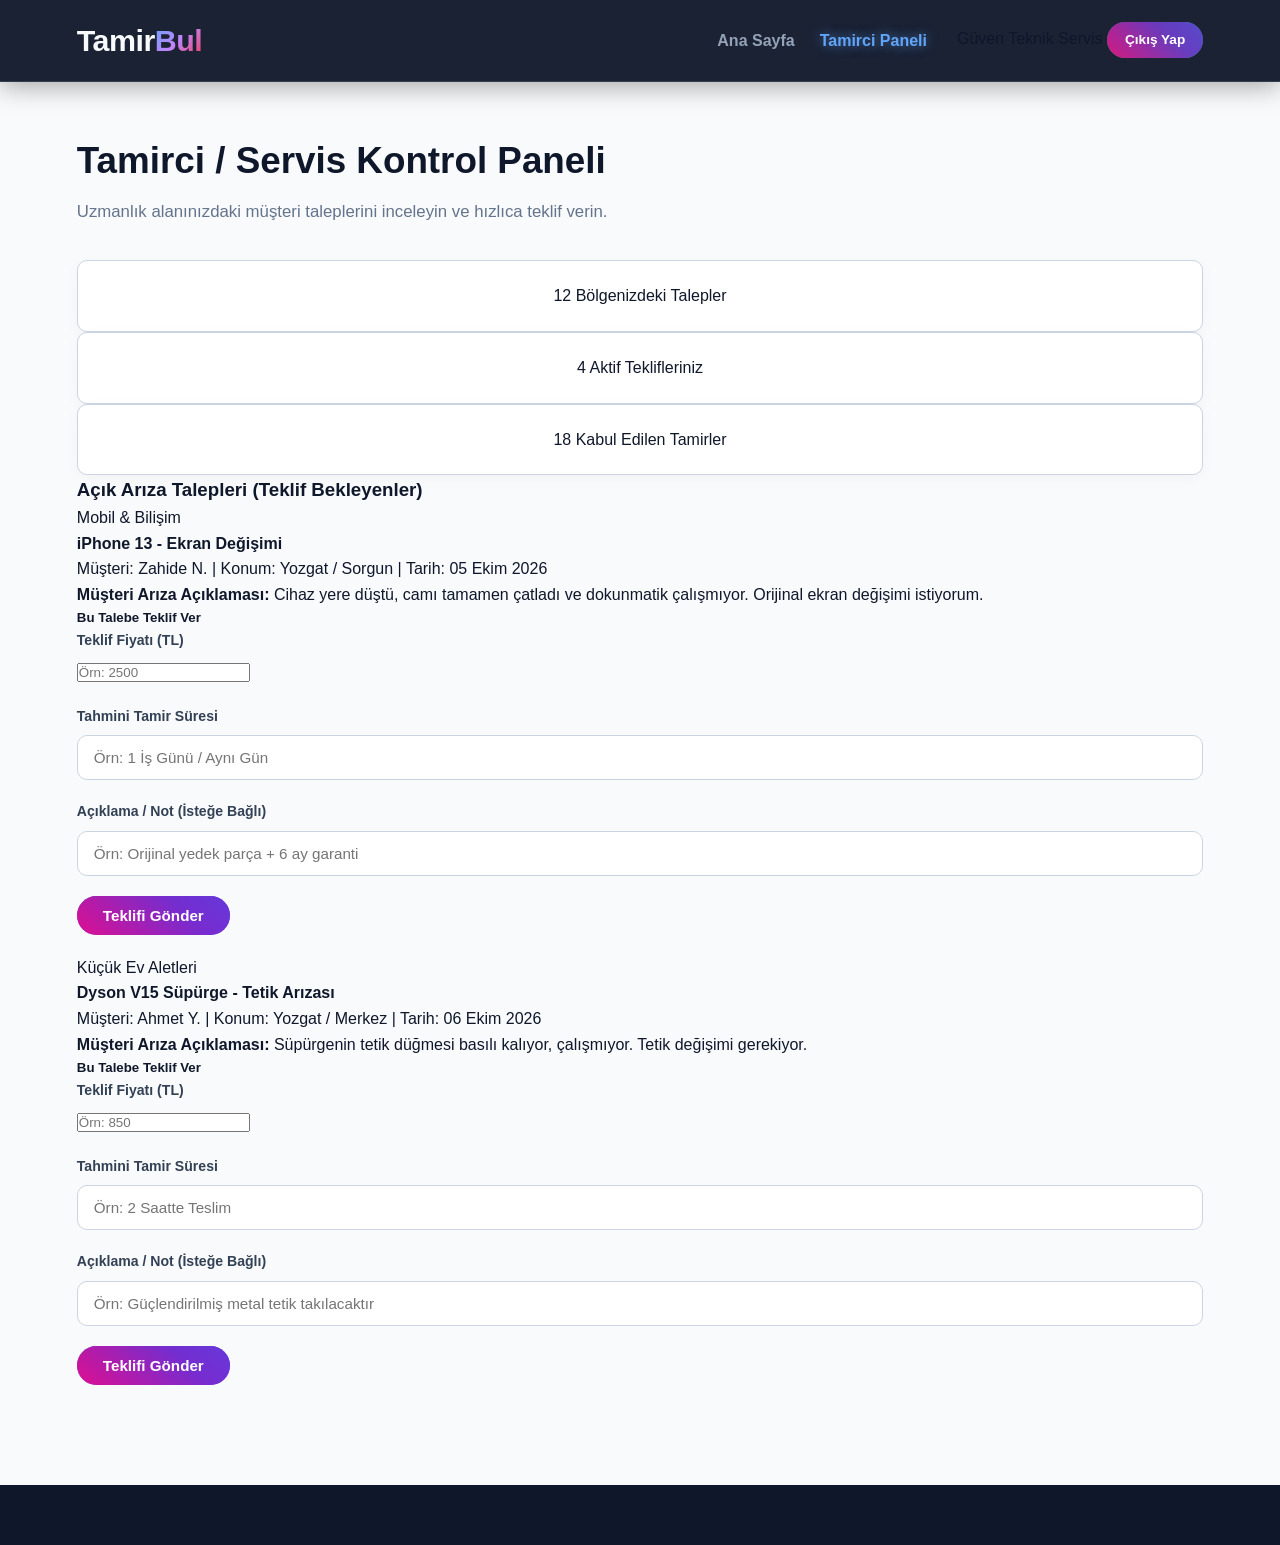
<file: 1 - 6 Ekim - HTML tasarim taslagi/TamirBul/tamirci-paneli.html>
<!DOCTYPE html>
<html lang="tr">
<head>
    <meta charset="UTF-8">
    <meta name="viewport" content="width=device-width, initial-scale=1.0">
    <title>Tamirci Paneli - TamirBul</title>
    
    <link rel="stylesheet" href="css/style.css">
</head>
<body>

    <header class="navbar">
        <div class="container navbar-container">
            <a href="index.html" class="logo">
                <h1> Tamir<span>Bul</span></h1>
            </a>
            <nav class="nav-menu">
                <ul>
                    <li><a href="index.html">Ana Sayfa</a></li>
                    <li><a href="tamirci-paneli.html" class="active">Tamirci Paneli</a></li>
                </ul>
            </nav>
            <div class="user-profile-menu">
                <span class="user-name">Güven Teknik Servis</span>
                <a href="giris.html" class="btn btn-sm btn-secondary">Çıkış Yap</a>
            </div>
        </div>
    </header>

    <section class="dashboard-section">
        <div class="container dashboard-container">
            
            <div class="dashboard-header">
                <h2>Tamirci / Servis Kontrol Paneli</h2>
                <p>Uzmanlık alanınızdaki müşteri taleplerini inceleyin ve hızlıca teklif verin.</p>
            </div>

            <div class="stats-cards-grid">
                <div class="stat-card">
                    <span class="stat-number">12</span>
                    <span class="stat-label">Bölgenizdeki Talepler</span>
                </div>
                <div class="stat-card highlight">
                    <span class="stat-number">4</span>
                    <span class="stat-label">Aktif Teklifleriniz</span>
                </div>
                <div class="stat-card success">
                    <span class="stat-number">18</span>
                    <span class="stat-label">Kabul Edilen Tamirler</span>
                </div>
            </div>

            <div class="dashboard-content">
                <h3 class="content-title">Açık Arıza Talepleri (Teklif Bekleyenler)</h3>

                <div class="request-item-card">
                    <div class="request-item-header">
                        <div class="request-info">
                            <span class="badge badge-info"> Mobil & Bilişim</span>
                            <h4>iPhone 13 - Ekran Değişimi</h4>
                            <p class="request-date">Müşteri: Zahide N. | Konum: Yozgat / Sorgun | Tarih: 05 Ekim 2026</p>
                        </div>
                    </div>
                    
                    <div class="request-item-body">
                        <p><strong>Müşteri Arıza Açıklaması:</strong> Cihaz yere düştü, camı tamamen çatladı ve dokunmatik çalışmıyor. Orijinal ekran değişimi istiyorum.</p>
                    </div>

                    <div class="offer-form-box">
                        <h5>Bu Talebe Teklif Ver</h5>
                        <form id="formTeklifVer1" action="#" method="POST" class="form-row-align">
                            <div class="form-group">
                                <label for="txtFiyat1">Teklif Fiyatı (TL)</label>
                                <input type="number" id="txtFiyat1" name="fiyat" placeholder="Örn: 2500" required>
                            </div>
                            <div class="form-group">
                                <label for="txtSure1">Tahmini Tamir Süresi</label>
                                <input type="text" id="txtSure1" name="sure" placeholder="Örn: 1 İş Günü / Aynı Gün" required>
                            </div>
                            <div class="form-group">
                                <label for="txtAciklama1">Açıklama / Not (İsteğe Bağlı)</label>
                                <input type="text" id="txtAciklama1" name="aciklama" placeholder="Örn: Orijinal yedek parça + 6 ay garanti">
                            </div>
                            <div class="form-group button-group">
                                <button type="submit" class="btn btn-primary">Teklifi Gönder</button>
                            </div>
                        </form>
                    </div>
                </div>

                <div class="request-item-card">
                    <div class="request-item-header">
                        <div class="request-info">
                            <span class="badge badge-info">Küçük Ev Aletleri</span>
                            <h4>Dyson V15 Süpürge - Tetik Arızası</h4>
                            <p class="request-date">Müşteri: Ahmet Y. | Konum: Yozgat / Merkez | Tarih: 06 Ekim 2026</p>
                        </div>
                    </div>
                    
                    <div class="request-item-body">
                        <p><strong>Müşteri Arıza Açıklaması:</strong> Süpürgenin tetik düğmesi basılı kalıyor, çalışmıyor. Tetik değişimi gerekiyor.</p>
                    </div>

                    <div class="offer-form-box">
                        <h5>Bu Talebe Teklif Ver</h5>
                        <form id="formTeklifVer2" action="#" method="POST" class="form-row-align">
                            <div class="form-group">
                                <label for="txtFiyat2">Teklif Fiyatı (TL)</label>
                                <input type="number" id="txtFiyat2" name="fiyat" placeholder="Örn: 850" required>
                            </div>
                            <div class="form-group">
                                <label for="txtSure2">Tahmini Tamir Süresi</label>
                                <input type="text" id="txtSure2" name="sure" placeholder="Örn: 2 Saatte Teslim" required>
                            </div>
                            <div class="form-group">
                                <label for="txtAciklama2">Açıklama / Not (İsteğe Bağlı)</label>
                                <input type="text" id="txtAciklama2" name="aciklama" placeholder="Örn: Güçlendirilmiş metal tetik takılacaktır">
                            </div>
                            <div class="form-group button-group">
                                <button type="submit" class="btn btn-primary">Teklifi Gönder</button>
                            </div>
                        </form>
                    </div>
                </div>

            </div>
        </div>
    </section>

    <footer class="footer">
        <div class="container footer-container">
        </div>
    </footer>

    <script src="js/main.js"></script>
</body>
</html>
</file>
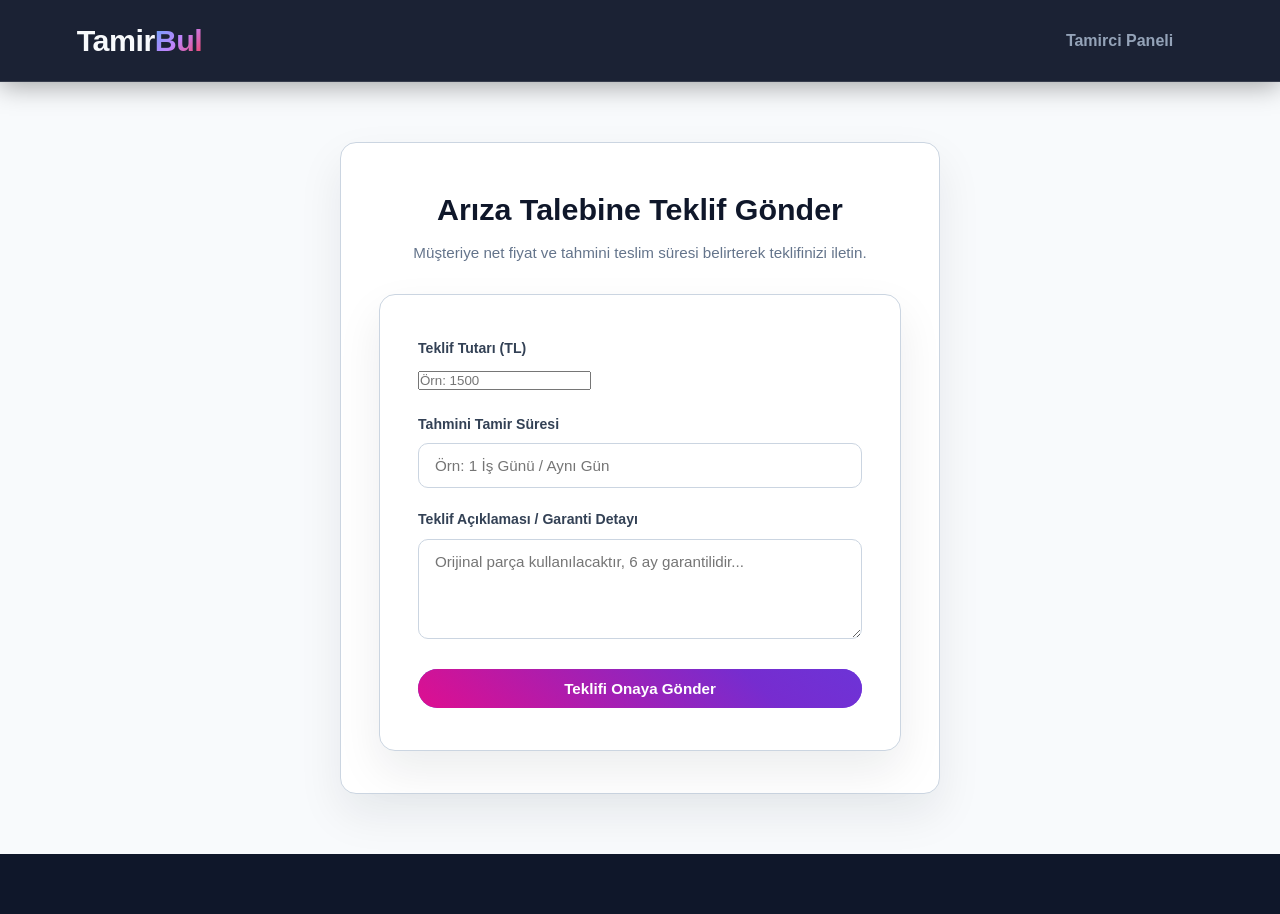
<file: 1 - 6 Ekim - HTML tasarim taslagi/TamirBul/teklif-ver.html>
<!DOCTYPE html>
<html lang="tr">
<head>
    <meta charset="UTF-8">
    <meta name="viewport" content="width=device-width, initial-scale=1.0">
    <title>Teklif Ver - TamirBul</title>
    <link rel="stylesheet" href="css/style.css">
</head>
<body>

    <header class="navbar">
        <div class="container navbar-container">
            <a href="index.html" class="logo">
                <h1>Tamir<span>Bul</span></h1>
            </a>
            <nav class="nav-menu">
                <ul>
                    <li><a href="tamirci-paneli.html">Tamirci Paneli</a></li>
                </ul>
            </nav>
        </div>
    </header>

    <section class="auth-section">
        <div class="container auth-container">
            <div class="auth-card">
                <h2>Arıza Talebine Teklif Gönder</h2>
                <p class="auth-subtitle">Müşteriye net fiyat ve tahmini teslim süresi belirterek teklifinizi iletin.</p>

                <form id="formTeklifGonder" action="#" method="POST">
                    <div class="form-group">
                        <label for="txtTeklifFiyat">Teklif Tutarı (TL)</label>
                        <input type="number" id="txtTeklifFiyat" name="fiyat" placeholder="Örn: 1500" required>
                    </div>

                    <div class="form-group">
                        <label for="txtTahminiSure">Tahmini Tamir Süresi</label>
                        <input type="text" id="txtTahminiSure" name="sure" placeholder="Örn: 1 İş Günü / Aynı Gün" required>
                    </div>

                    <div class="form-group">
                        <label for="txtTeklifNotu">Teklif Açıklaması / Garanti Detayı</label>
                        <textarea id="txtTeklifNotu" name="not" placeholder="Orijinal parça kullanılacaktır, 6 ay garantilidir..."></textarea>
                    </div>

                    <button type="submit" class="btn btn-primary btn-block">Teklifi Onaya Gönder</button>
                </form>
            </div>
        </div>
    </section>

    <footer class="footer">
        <div class="container footer-container">
        </div>
    </footer>

    <script src="js/main.js"></script>
</body>
</html>
</file>
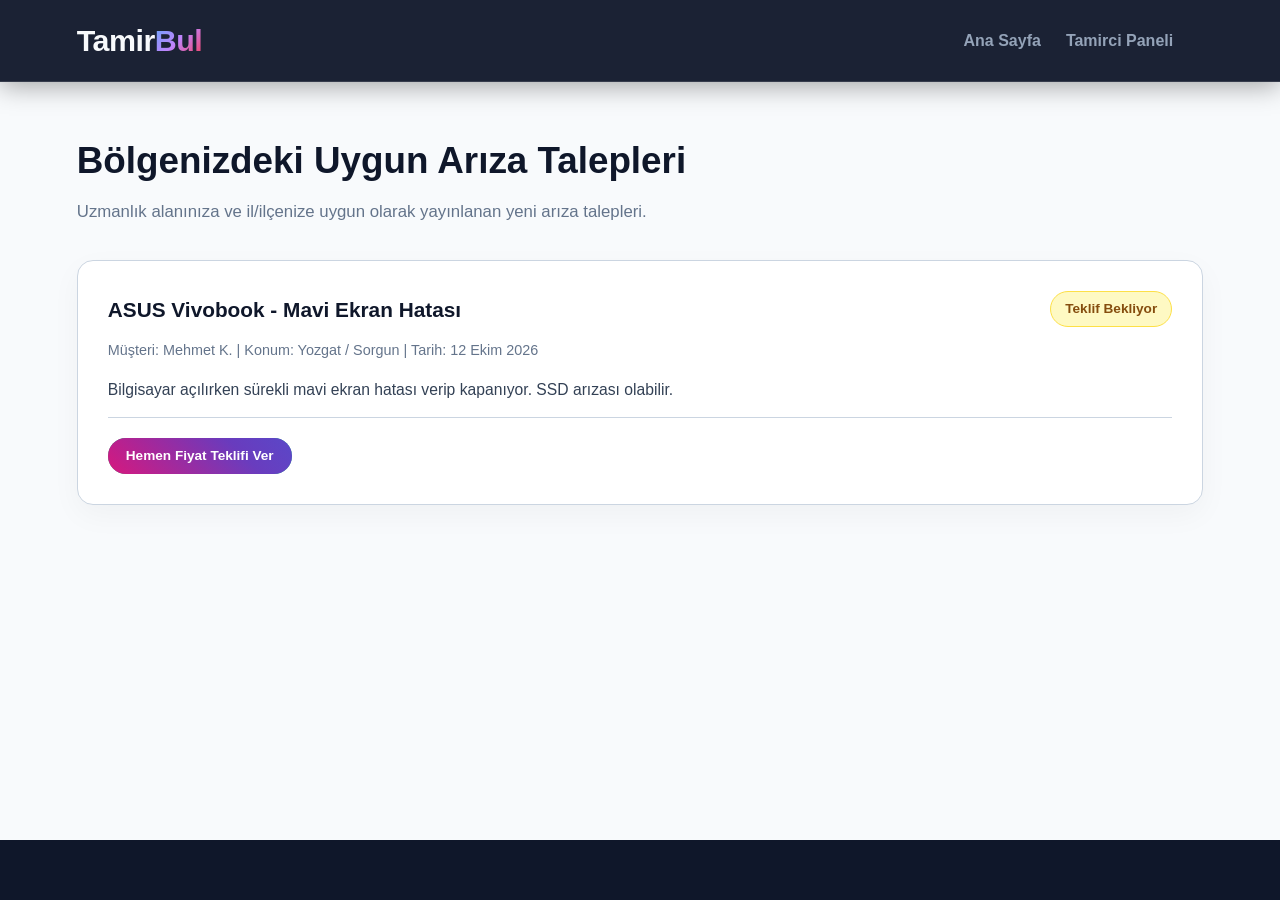
<file: 1 - 6 Ekim - HTML tasarim taslagi/TamirBul/uygun-talepler.html>
<!DOCTYPE html>
<html lang="tr">
<head>
    <meta charset="UTF-8">
    <meta name="viewport" content="width=device-width, initial-scale=1.0">
    <title>Uygun Talepler - TamirBul</title>
    <link rel="stylesheet" href="css/style.css">
</head>
<body>

    <header class="navbar">
        <div class="container navbar-container">
            <a href="index.html" class="logo">
                <h1>Tamir<span>Bul</span></h1>
            </a>
            <nav class="nav-menu">
                <ul>
                    <li><a href="index.html">Ana Sayfa</a></li>
                    <li><a href="tamirci-paneli.html">Tamirci Paneli</a></li>
                </ul>
            </nav>
        </div>
    </header>

    <section class="dashboard-section">
        <div class="container dashboard-container">
            <div class="dashboard-header">
                <h2>Bölgenizdeki Uygun Arıza Talepleri</h2>
                <p>Uzmanlık alanınıza ve il/ilçenize uygun olarak yayınlanan yeni arıza talepleri.</p>
            </div>

            <div class="requests-list">
                <div class="request-item">
                    <div class="request-header">
                        <span class="request-title"> ASUS Vivobook - Mavi Ekran Hatası</span>
                        <span class="status-badge pending">Teklif Bekliyor</span>
                    </div>
                    <div class="request-meta">Müşteri: Mehmet K. | Konum: Yozgat / Sorgun | Tarih: 12 Ekim 2026</div>
                    <div class="request-desc">Bilgisayar açılırken sürekli mavi ekran hatası verip kapanıyor. SSD arızası olabilir.</div>
                    <div class="offer-actions">
                        <a href="teklif-ver.html" class="btn btn-sm btn-secondary">Hemen Fiyat Teklifi Ver</a>
                    </div>
                </div>
            </div>
        </div>
    </section>

    <footer class="footer">
        <div class="container footer-container">
        </div>
    </footer>

    <script src="js/main.js"></script>
</body>
</html>
</file>
<file: 1 - 6 Ekim - HTML tasarim taslagi/TamirBul/css/style.css>
/* =====================================================
   TAMİRBUL - ANASAYFA MENÜSÜ KORUNMUŞ FİNAL CSS
   + KATEGORİ KARTLARI TIKLANABİLİR LİNK STİLLERİ EKLENDİ
   ===================================================== */

:root {
    --primary: #3b82f6;
    --primary-dark: #1d4ed8;
    --secondary: #10b981;
    --background: #f8fafc;
    --surface: #ffffff;
    --surface-hover: #f1f5f9;
    --text: #0f172a;
    --text-light: #64748b;
    --border: #cbd5e1;
    --radius-lg: 16px;
    --radius-sm: 10px;
}

* {
    margin: 0;
    padding: 0;
    box-sizing: border-box;
    font-family: 'Segoe UI', Tahoma, Geneva, Verdana, sans-serif;
}

html {
    scroll-behavior: smooth;
}

body {
    background: var(--background);
    color: var(--text);
    line-height: 1.6;
    min-height: 100vh;
    display: flex;
    flex-direction: column;
    overflow-x: hidden;
}

.container {
    width: 88%;
    max-width: 1200px;
    margin: 0 auto;
}

/* =====================================================
   1. NEON VE SHINY BUTONLAR
   ===================================================== */

.btn {
    display: inline-flex;
    justify-content: center;
    align-items: center;
    gap: 8px;
    position: relative;
    overflow: hidden;
    padding: 11px 26px;
    border: none;
    border-radius: 40px;
    text-decoration: none;
    text-align: center;
    font-weight: 700;
    font-size: 0.95rem;
    cursor: pointer;
    color: #ffffff !important;
    z-index: 1;
    transition: transform 0.3s ease, box-shadow 0.3s ease;
    white-space: nowrap;
}

.btn::before {
    content: '';
    position: absolute;
    top: -2px; left: -2px; right: -2px; bottom: -2px;
    background: linear-gradient(45deg, #ff007f, #7928ca, #4f46e5, #3b82f6, #00ff87, #ff007f);
    background-size: 400%;
    z-index: -1;
    border-radius: 40px;
    animation: glowingButton 6s linear infinite;
    opacity: 0.85;
}

@keyframes glowingButton {
    0% { background-position: 0% 50%; }
    50% { background-position: 100% 50%; }
    100% { background-position: 0% 50%; }
}

.btn:hover {
    transform: translateY(-3px) scale(1.03);
    box-shadow: 0 12px 28px rgba(121, 40, 202, 0.45);
}

.btn-primary {
    background: linear-gradient(135deg, #2563eb, #7c3aed);
}

.btn-secondary {
    background: linear-gradient(135deg, #059669, #10b981);
}

.btn-outline {
    background: rgba(15, 23, 42, 0.85);
    color: #60a5fa !important;
    border: 2px solid #3b82f6;
}

.btn-outline:hover {
    background: #3b82f6;
    color: #ffffff !important;
}

.btn-hero {
    background: linear-gradient(135deg, #2563eb, #7c3aed);
    font-size: 1.1rem;
    padding: 15px 36px;
    box-shadow: 0 10px 25px rgba(121, 40, 202, 0.4);
}

.btn-sm {
    padding: 7px 18px;
    font-size: 0.85rem;
    border-radius: 20px;
}

/* Form içi butonlar */
.auth-card .btn,
.request-card .btn,
.auth-container form .btn,
.request-container form .btn {
    display: inline-flex;
    width: 100%;
    margin-top: 10px;
}

/* =====================================================
   2. KOYU LACİVERT NAVBAR (ANASAYFA MENÜSÜ KESİNLİKLE KORUNDU)
   ===================================================== */

.navbar {
    background: rgba(15, 23, 42, 0.95);
    backdrop-filter: blur(16px);
    -webkit-backdrop-filter: blur(16px);
    box-shadow: 0 4px 25px rgba(0, 0, 0, 0.35);
    position: sticky;
    top: 0;
    z-index: 1000;
    border-bottom: 1px solid rgba(255, 255, 255, 0.12);
}

.navbar-container {
    display: flex;
    align-items: center;
    justify-content: space-between;
    padding: 16px 0;
}

.logo {
    text-decoration: none;
    flex-shrink: 0;
}

.logo h1 {
    font-size: 1.9rem;
    font-weight: 900;
    color: #f8fafc;
    letter-spacing: -0.5px;
}

.logo span {
    background: linear-gradient(135deg, #60a5fa, #c084fc, #f43f5e);
    -webkit-background-clip: text;
    -webkit-text-fill-color: transparent;
    background-clip: text;
}

.nav-menu {
    margin-left: auto;
    margin-right: 30px;
}

.nav-menu ul {
    display: flex;
    list-style: none;
    gap: 25px;
    align-items: center;
}

.nav-menu a {
    text-decoration: none;
    color: #94a3b8;
    font-weight: 600;
    transition: all 0.3s ease;
}

.nav-menu a:hover, 
.nav-menu a.active {
    color: #60a5fa;
    text-shadow: 0 0 12px rgba(96, 165, 250, 0.6);
}

.auth-buttons {
    display: flex;
    align-items: center;
    gap: 12px;
    flex-shrink: 0;
}

/* =====================================================
   3. ANASAYFA TAM EKRAN ARKA PLAN SLAYT (HERO SECTION)
   ===================================================== */

.hero-section {
    position: relative;
    height: 85vh;
    min-height: 520px;
    display: flex;
    align-items: center;
    justify-content: center;
    overflow: hidden;
}

.hero-bg-slider {
    position: absolute;
    top: 0;
    left: 0;
    width: 100%;
    height: 100%;
    z-index: 1;
}

.hero-bg-slider .slider-track {
    display: flex;
    width: 300%;
    height: 100%;
    animation: autoSlide 14s infinite ease-in-out;
}

.hero-bg-slider .slide {
    width: 33.3333%;
    height: 100%;
    flex-shrink: 0;
}

.hero-bg-slider .slide img {
    width: 100%;
    height: 100%;
    object-fit: cover;
    display: block;
}

.hero-overlay {
    position: absolute;
    top: 0;
    left: 0;
    width: 100%;
    height: 100%;
    background: linear-gradient(135deg, rgba(15, 23, 42, 0.85) 0%, rgba(30, 27, 75, 0.78) 100%);
    z-index: 2;
}

.hero-container-center {
    position: relative;
    z-index: 3;
    text-align: center;
    display: flex;
    justify-content: center;
    align-items: center;
    width: 100%;
}

.hero-section .hero-content {
    max-width: 800px;
    margin: 0 auto;
    padding: 0 20px;
}

.hero-section .hero-content h2 {
    font-size: clamp(2.3rem, 4.5vw, 3.5rem);
    font-weight: 900;
    line-height: 1.22;
    margin-bottom: 22px;
    color: #ffffff;
    text-shadow: 0 4px 20px rgba(0, 0, 0, 0.6);
}

.hero-section .hero-content p {
    font-size: 1.18rem;
    color: #e2e8f0;
    margin-bottom: 35px;
    text-shadow: 0 2px 10px rgba(0, 0, 0, 0.6);
}

@keyframes autoSlide {
    0%, 28% { transform: translateX(0%); }
    33%, 61% { transform: translateX(-33.3333%); }
    66%, 94% { transform: translateX(-66.6666%); }
    100% { transform: translateX(0%); }
}

.hero-container {
    display: contents;
}

.hero-slider {
    display: none;
}

/* =====================================================
   4. GİRİŞ, KAYIT VE TALEP OLUŞTURMA SAYFALARI
   ===================================================== */

.auth-section, 
.request-section {
    flex: 1;
    display: flex;
    align-items: center;
    justify-content: center;
    padding: 60px 20px;
    background: var(--background);
}

.auth-container, 
.request-container {
    width: 100%;
    display: flex;
    justify-content: center;
    align-items: center;
}

.auth-card, 
.request-card,
.auth-container form,
.request-container form {
    width: 100%;
    max-width: 600px;
    padding: 42px 38px;
    background: #ffffff !important;
    border: 1px solid var(--border) !important;
    border-radius: var(--radius-lg) !important;
    box-shadow: 0 20px 45px rgba(15, 23, 42, 0.08) !important;
    margin: 0 auto;
}

.auth-card h2, 
.request-card h2,
.auth-container form h2,
.request-container form h2 {
    font-size: 1.9rem;
    font-weight: 800;
    color: #0f172a;
    margin-bottom: 8px;
    text-align: center;
}

.auth-subtitle, 
.request-subtitle,
.auth-container form p:first-of-type,
.request-container form p:first-of-type {
    font-size: 0.95rem;
    color: var(--text-light);
    text-align: center;
    margin-bottom: 28px;
}

.form-group {
    margin-bottom: 20px;
    text-align: left;
}

.form-group label {
    display: block;
    font-size: 0.88rem;
    font-weight: 600;
    color: #334155;
    margin-bottom: 8px;
}

input[type="text"],
input[type="email"],
input[type="tel"],
input[type="password"],
select,
textarea {
    display: block;
    width: 100% !important;
    max-width: 100% !important;
    padding: 13px 16px !important;
    background: #ffffff !important;
    border: 1.5px solid #cbd5e1 !important;
    border-radius: var(--radius-sm) !important;
    font-size: 0.95rem !important;
    color: #0f172a !important;
    outline: none !important;
    transition: all 0.25s ease !important;
    box-sizing: border-box !important;
}

textarea {
    resize: vertical;
    min-height: 100px;
}

input:focus,
select:focus,
textarea:focus {
    border-color: #2563eb !important;
    box-shadow: 0 0 0 4px rgba(37, 99, 235, 0.12) !important;
}

.form-row {
    display: flex;
    gap: 20px;
}

.form-row .form-group {
    flex: 1;
}

.form-options {
    display: flex;
    justify-content: space-between;
    align-items: center;
    margin-bottom: 24px;
    font-size: 0.88rem;
}

.remember-me {
    display: inline-flex;
    align-items: center;
    gap: 8px;
    cursor: pointer;
    color: #475569;
}

input[type="checkbox"] {
    width: 16px !important;
    height: 16px !important;
    accent-color: #2563eb;
    cursor: pointer;
}

.forgot-password,
.form-options a {
    color: #2563eb;
    text-decoration: none;
    font-weight: 600;
}

.forgot-password:hover,
.form-options a:hover {
    text-decoration: underline;
}

.auth-footer {
    margin-top: 28px;
    padding-top: 20px;
    border-top: 1px solid var(--border);
    text-align: center;
}

.auth-footer p {
    font-size: 0.88rem;
    color: var(--text-light);
    margin-bottom: 6px;
}

.register-links a {
    color: #2563eb;
    font-weight: 700;
    text-decoration: none;
}

/* =====================================================
   5. MÜŞTERİ KONTROL PANELİ
   ===================================================== */

.dashboard-section {
    padding: 50px 0 80px 0;
    background: #f8fafc;
}

.dashboard-header {
    margin-bottom: 35px;
}

.dashboard-header h2 {
    font-size: 2.3rem;
    font-weight: 800;
    color: #0f172a;
    margin-bottom: 8px;
}

.dashboard-header p {
    color: var(--text-light);
    font-size: 1.05rem;
}

.stats-grid {
    display: flex !important;
    justify-content: space-between !important;
    gap: 20px !important;
    margin-bottom: 45px !important;
    width: 100% !important;
}

.stat-card {
    flex: 1 !important;
    background: #ffffff;
    border: 1px solid var(--border);
    border-radius: var(--radius-sm);
    padding: 22px 15px;
    text-align: center;
    box-shadow: 0 4px 15px rgba(0, 0, 0, 0.03);
    transition: transform 0.2s ease, border-color 0.2s ease;
}

.stat-card:hover {
    transform: translateY(-3px);
    border-color: #2563eb;
}

.stat-card h3 {
    font-size: 1.8rem;
    font-weight: 900;
    color: #2563eb;
    margin-bottom: 4px;
}

.stat-card p {
    color: var(--text-light);
    font-size: 0.88rem;
    font-weight: 600;
}

.section-subtitle {
    font-size: 1.5rem;
    font-weight: 700;
    color: #0f172a;
    margin-bottom: 25px;
}

.requests-list {
    display: flex;
    flex-direction: column;
    gap: 25px;
}

.request-item {
    background: #ffffff;
    border: 1px solid var(--border);
    border-radius: var(--radius-lg);
    padding: 30px;
    box-shadow: 0 10px 30px rgba(0, 0, 0, 0.04);
}

.request-header {
    display: flex;
    justify-content: space-between;
    align-items: center;
    margin-bottom: 12px;
    flex-wrap: wrap;
    gap: 10px;
}

.request-title {
    font-size: 1.3rem;
    font-weight: 700;
    color: #0f172a;
}

.status-badge {
    padding: 6px 14px;
    border-radius: 20px;
    font-size: 0.85rem;
    font-weight: 600;
}

.status-badge.pending {
    background: #fef9c3;
    color: #854d0e;
    border: 1px solid #fde047;
}

.status-badge.completed {
    background: #dcfce7;
    color: #166534;
    border: 1px solid #86efac;
}

.request-meta {
    color: var(--text-light);
    font-size: 0.9rem;
    margin-bottom: 15px;
}

.request-desc {
    color: #334155;
    font-size: 0.98rem;
    margin-bottom: 20px;
    padding-bottom: 15px;
    border-bottom: 1px solid var(--border);
}

.offers-section {
    margin-top: 20px;
}

.offers-title {
    font-size: 1.05rem;
    font-weight: 700;
    color: #0f172a;
    margin-bottom: 15px;
}

.offer-card {
    background: #f8fafc;
    border: 1px solid var(--border);
    border-radius: var(--radius-sm);
    padding: 18px 22px;
    display: flex;
    justify-content: space-between;
    align-items: center;
    margin-bottom: 12px;
    flex-wrap: wrap;
    gap: 15px;
}

.offer-info h4 {
    color: #0f172a;
    font-size: 1.05rem;
    margin-bottom: 4px;
}

.offer-info p {
    color: var(--text-light);
    font-size: 0.88rem;
}

.offer-actions {
    display: flex;
    align-items: center;
    gap: 12px;
}

.offer-price {
    font-size: 1.2rem;
    font-weight: 800;
    color: #059669;
}

/* =====================================================
   6. DİĞER BÖLÜMLER & FOOTER
   ===================================================== */

.how-it-works-section,
.categories-section {
    padding: 85px 0;
    background: #ffffff;
}

.categories-section {
    background: #f8fafc;
}

.section-title {
    text-align: center;
    font-size: 2.3rem;
    font-weight: 800;
    margin-bottom: 45px;
    color: #0f172a;
}

.steps-grid, 
.categories-grid {
    display: grid;
    grid-template-columns: repeat(auto-fit, minmax(240px, 1fr));
    gap: 28px;
}

.step-card, 
.category-card {
    background: #ffffff;
    border: 1px solid var(--border);
    border-radius: var(--radius-lg);
    padding: 38px 26px;
    text-align: center;
    box-shadow: 0 10px 30px rgba(0, 0, 0, 0.03);
    transition: all 0.3s ease;
}

.step-card:hover, 
.category-card:hover {
    transform: translateY(-4px);
    box-shadow: 0 15px 35px rgba(0, 0, 0, 0.06);
    border-color: #cbd5e1;
}

/* Tıklanabilir Kategori Kartları Link Stilleri */
.category-card-link {
    text-decoration: none;
    color: inherit;
    display: block;
}

.category-card-link:hover .category-card {
    border-color: #3b82f6;
    box-shadow: 0 12px 30px rgba(59, 130, 246, 0.12);
}

.card-action-text {
    display: inline-block;
    margin-top: 15px;
    font-size: 0.88rem;
    font-weight: 700;
    color: #2563eb;
}

.step-number {
    width: 58px;
    height: 58px;
    background: #2563eb;
    color: #ffffff;
    font-size: 1.4rem;
    font-weight: 800;
    border-radius: 18px;
    display: flex;
    align-items: center;
    justify-content: center;
    margin: 0 auto 22px auto;
    box-shadow: 0 6px 15px rgba(37, 99, 235, 0.2);
    user-select: none;
}

.footer {
    background: #0f172a;
    color: #94a3b8;
    text-align: center;
    padding: 30px 0;
    font-size: 0.9rem;
    margin-top: auto;
}

@media (max-width: 992px) {
    .navbar-container {
        flex-direction: column;
        gap: 15px;
    }
    .nav-menu {
        margin: 0;
    }
    .form-row {
        flex-direction: column;
        gap: 0;
    }
    .stats-grid {
        flex-direction: column !important;
    }
    .offer-card {
        flex-direction: column;
        align-items: flex-start;
    }
    .offer-actions {
        width: 100%;
        justify-content: space-between;
    }
}
</file>
